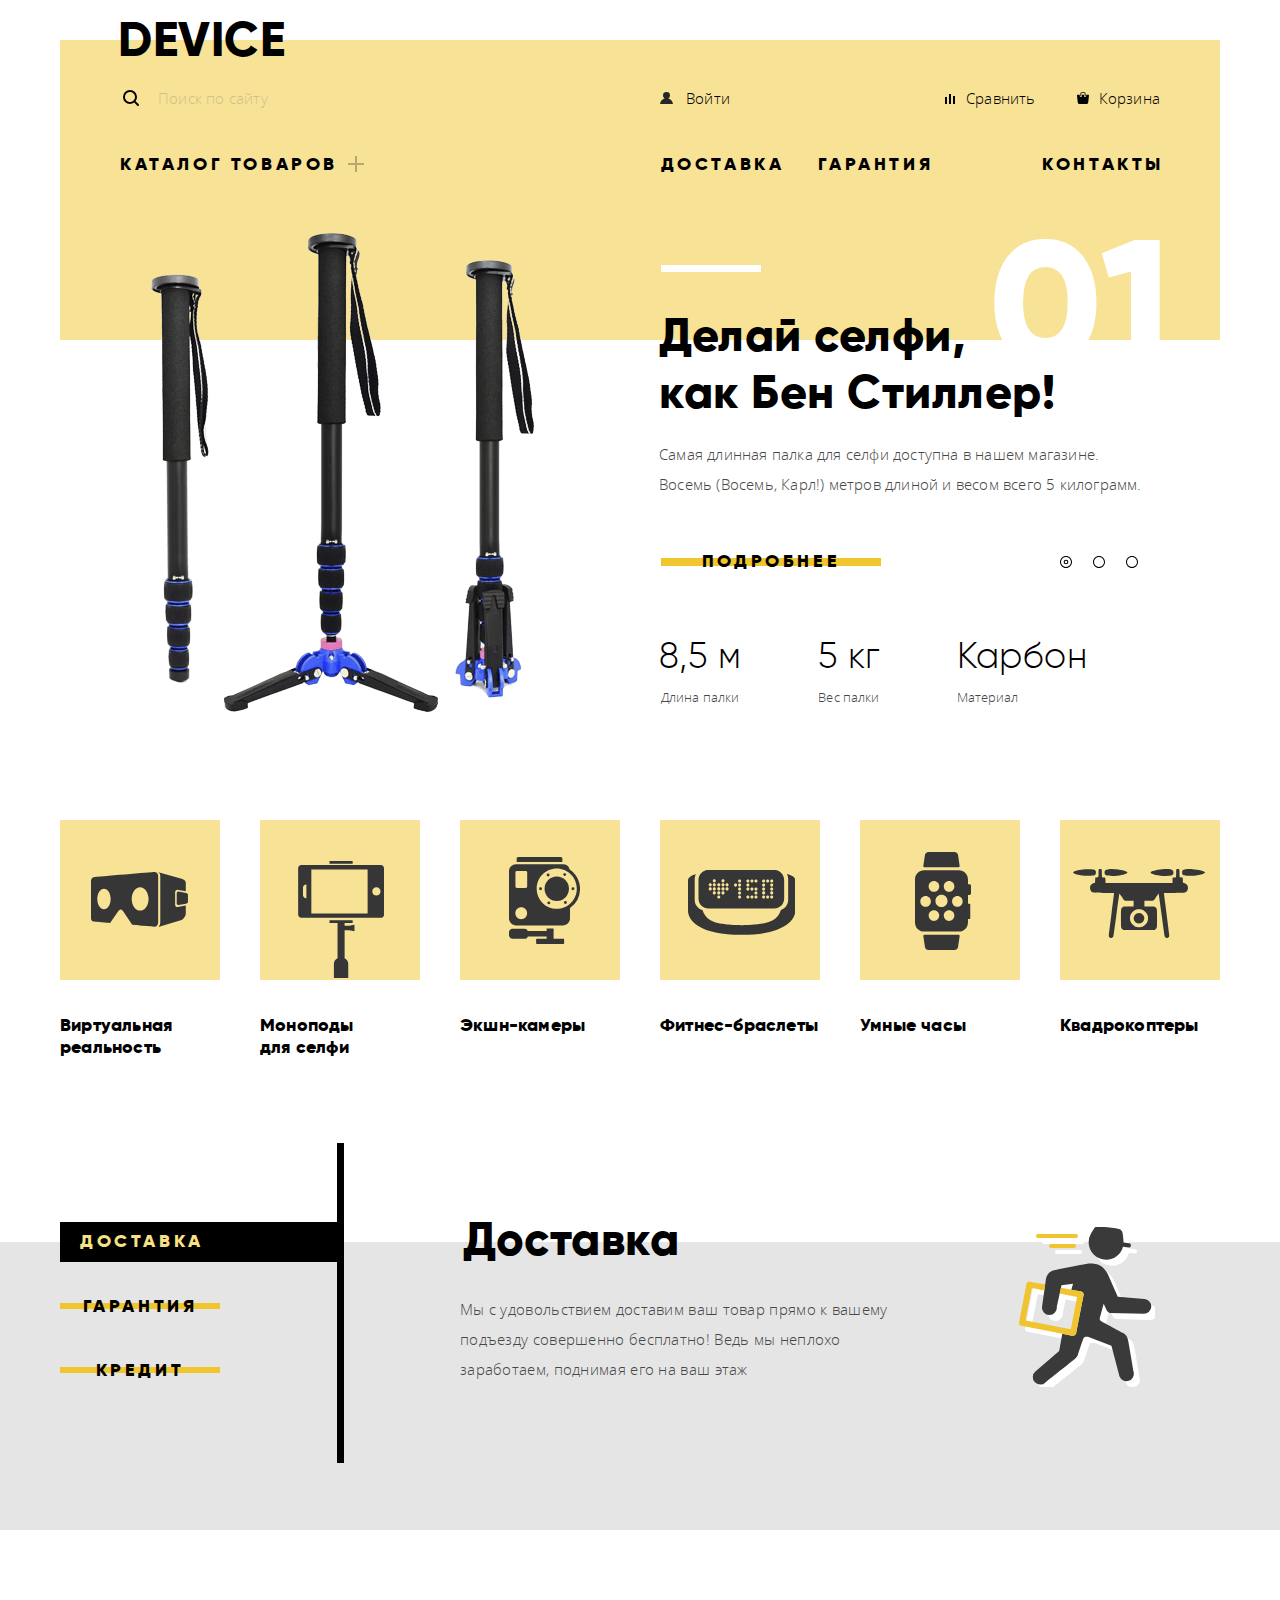
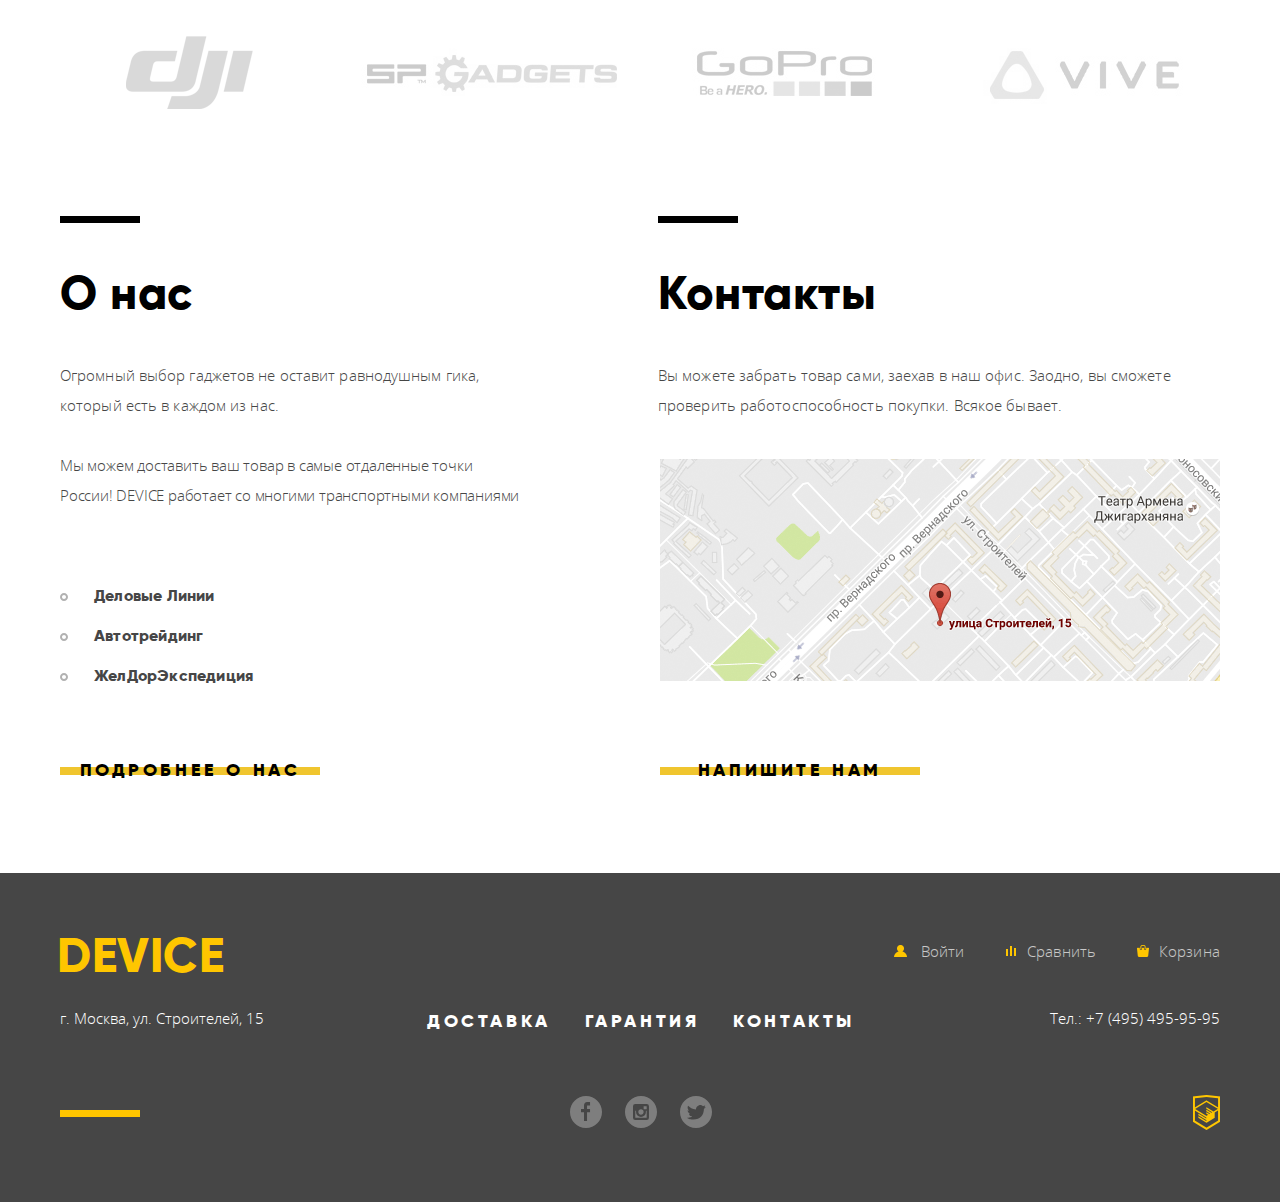
<file: index.html>
<!DOCTYPE html>
<html lang="ru">
<head>
	<meta charset="utf-8">
	<meta name="viewport" content="width=device-width,initial-scale=1">
	<link rel="stylesheet" href="css/normalize-min.css">
	<link rel="stylesheet" href="css/style-min.css">
	<title>HTML Academy: Девайс</title>
</head>
<body>
	<header class="main-header">
		<div class="container">
			<a class="header-logo logo">Device</a>
			<nav class="main-nav">
				<div class="header-user-panel">
					<form action="https://echo.htmlacademy.ru" method="get" class="site-search-form">
						<input type="text" name="site-search" class="site-search" placeholder="Поиск по сайту">
						<button type="submit" class="site-search-btn">Найти</button>
					</form>	
					<div class="login"><a href="#">Войти</a></div>
					<div class="header-compare"><a href="#">Сравнить</a></div>
					<div class="header-cart"><a href="#">Корзина</a></div>
				</div>
				<ul class="header-menu">
					<li class="header-menu-item menu-item dropdown"><a href="catalog.html">Каталог товаров</a>
						<ul class="submenu">
							<li class="submenu-item"><a href="#">Виртуальная реальность</a></li>
							<li class="submenu-item"><a href="#">Фитнес-браслеты</a></li>
							<li class="submenu-item"><a href="#">Квадрокоптеры</a></li>
							<li class="submenu-item"><a href="#">Моноподы для селфи</a></li>
							<li class="submenu-item"><a href="#">Умные часы</a></li>
							<li class="submenu-item"><a href="#">Экшн-камеры</a></li>
						</ul>
					</li>
					<li class="header-menu-item menu-item"><a href="#">Доставка</a></li>
					<li class="header-menu-item menu-item"><a href="#">Гарантия</a></li>
					<li class="header-menu-item menu-item"><a href="#">Контакты</a></li>
				</ul>
			</nav>
		</div>
	</header>
	<main>
		<div class="slider-wrapper container">

			<input type="radio" class="first-switcher" name="slider-item" id="first-switcher" checked>
			<input type="radio" class="second-switcher" name="slider-item" id="second-switcher">
			<input type="radio" class="third-switcher" name="slider-item" id="third-switcher">
			
			<section class="first-slider slider">
				<h2 class="visually-hidden">Селфи-палка</h2>
				<img src="img/slider-1.png" width="384" height="486" class="first-slider-img" alt="Палка для селфи">
				<div class="slider-info">
					<p class="slider-slogan">Делай селфи,<br>как Бен Стиллер!</p>
					<p class="slider-desc">Самая длинная палка для селфи доступна в нашем магазине.
					Восемь (Восемь, Карл!) метров длиной и весом всего 5 килограмм.</p>
					<a class="page-link" href="#">Подробнее</a>
					<ul class="device-characteristics">
						<li class="device-property">
							<span class="device-definition">8,5 м</span>
							<b>Длина палки</b>
						</li>
						<li class="device-property">
							<span class="device-definition">5 кг</span>
							<b>Вес палки</b>
						</li>
						<li class="device-property">
							<span class="device-definition">Карбон</span>
							<b>Материал</b>
						</li>
					</ul>
				</div>
			</section>
			<section class="second-slider slider">
				<h2 class="visually-hidden">Фитнес-браслет</h2>
				<img src="img/slider-2.png" width="345" height="485" class="second-slider-img" alt="Фитнес-браслет">
				<div class="slider-info">
					<p class="slider-slogan">Худеем<br>правильно!</p>
					<p class="slider-desc">Мотивирующие фитнес-браслеты помогут найти в себе силы 
					не пропускать занятия и соблюдать диету.</p>
					<a class="page-link" href="#">Подробнее</a>
					<ul class="device-characteristics">
						<li class="device-property">
							<span class="device-definition">48 часов</span>
							<b>Без подзарядки</b>
						</li>
					</ul>
				</div>
			</section>
			<section class="third-slider slider">
				<h2 class="visually-hidden">Квадрокоптер</h2>
				<img src="img/slider-3.png" width="526" height="334" class="third-slider-img" alt="Квадрокоптер">
				<div class="slider-info">
					<p class="slider-slogan">Порхает как бабочка, жалит как пчела!</p>
					<p class="slider-desc">Этот обычный, на первый взгляд, квадрокоптер оснащен 
					мощным лазером, замаскированным под стандартную камеру.</p>
					<a class="page-link" href="#">Подробнее</a>
					<ul class="device-characteristics">
						<li class="device-property">
							<span class="device-definition">800 м</span>
							<b>Дальность полёта</b>
						</li>
						<li class="device-property">
							<span class="device-definition">50 м</span>
							<b>Радиус поражения</b>
						</li>
					</ul>
				</div>
			</section>
			<div class="slider-switch">
				<label for="first-switcher" class="slider-switcher"></label>
				<label for="second-switcher" class="slider-switcher"></label>
				<label for="third-switcher" class="slider-switcher"></label>
			</div>
		</div>
		<section class="goods">
			<div class="container">
				<h2 class="visually-hidden">Товары</h2>
				<ul class="goods-list">
					<li class="goods-item">
						<a href="#" class="goods-item-link">
							<div class="goods-image"></div>
							<h3 class="goods-title">Виртуальная реальность</h3>
						</a>
					</li>
					<li class="goods-item">
						<a href="#" class="goods-item-link">
							<div class="goods-image"></div>
							<h3 class="goods-title">Моноподы<br>для селфи</h3>
						</a>
					</li>
					<li class="goods-item">
						<a href="#" class="goods-item-link">
							<div class="goods-image"></div>
							<h3 class="goods-title">Экшн-камеры</h3>
						</a>
					</li>
					<li class="goods-item">
						<a href="#" class="goods-item-link">
							<div class="goods-image"></div>
							<h3 class="goods-title">Фитнес-браслеты</h3>
						</a>
					</li>
					<li class="goods-item">
						<a href="#" class="goods-item-link">
							<div class="goods-image"></div>
							<h3 class="goods-title">Умные часы</h3>
						</a>
					</li>
					<li class="goods-item">
						<a href="#" class="goods-item-link">
							<div class="goods-image"></div>
							<h3 class="goods-title">Квадрокоптеры</h3>
						</a>
					</li>
				</ul>
			</div>
		</section>
		<section class="features">
			<div class="container">
				<input type="radio" class="first-feature" name="feature-item" id="first-feature" checked>
				<input type="radio" class="second-feature" name="feature-item" id="second-feature">
				<input type="radio" class="third-feature" name="feature-item" id="third-feature">
				<ul class="features-list">
					<li class="features-item">
						<label for="first-feature" class="first-feature features-btn features-btn-1 features-btn-active">Доставка</label>
					</li>
					<li class="features-item">
						<label for="second-feature" class="second-feature features-btn">Гарантия</label>
					</li>
					<li class="features-item">
						<label for="third-feature" class="third-feature features-btn">Кредит</label>
					</li>
				</ul>
				<div class="features-delivery">
					<h2 class="section-title">Доставка</h2>
					<p class="section-text">
						Мы с удовольствием доставим ваш товар прямо к вашему подъезду совершенно бесплатно! Ведь мы неплохо заработаем, поднимая его на ваш этаж
					</p>
				</div>
				<div class="features-warranty">
					<h2 class="section-title">Гарантия</h2>
					<p class="section-text">
						Если из-за возгорания купленного у нас товара у вас сгорит дом — не переживайте, мы выдадим вам новый.<br>Товар, не дом, конечно же.
					</p>
				</div>
				<div class="features-credit">
					<h2 class="section-title">Кредит</h2>
					<p class="section-text">
						Залезть в долговую яму стало проще! Кредитные<br>консультанты подберут для вас наиболее выгодные<br>условия кредита. Выгодные для нашего банка, разумеется.
					</p>
				</div>
			</div>
		</section>

		<section class="manufacturers">
			<h2 class="visually-hidden">Производители оборудования для компании "Девайс"</h2>
			<div class="container">
				<ul class="manufacturers-list">
					<li class="manufacturer">
						<a href="#">
							<img class="manufacturer-image" width="260" height="100" src="img/manufacturer-1.png" alt="dji">
							<img class="manufacturer-image-colorless" width="260" height="100" src="img/manufacturer-1-colorless.png" alt="dji">
						</a>
					</li>
					<li class="manufacturer">
						<a href="#">
							<img class="manufacturer-image" width="260" height="100" src="img/manufacturer-2.png" alt="SP-gadgets">
							<img class="manufacturer-image-colorless" width="260" height="100" src="img/manufacturer-2-colorless.png" alt="SP-gadgets">
						</a>
					</li>
					<li class="manufacturer">
						<a href="#">
							<img class="manufacturer-image" width="260" height="100" src="img/manufacturer-3.png" alt="GoPro">
							<img class="manufacturer-image-colorless" width="260" height="100" src="img/manufacturer-3-colorless.png" alt="GoPro">
						</a>
					</li>
					<li class="manufacturer">
						<a href="#">
							<img class="manufacturer-image" width="260" height="100" src="img/manufacturer-4.png" alt="Vive">
							<img class="manufacturer-image-colorless" width="260" height="100" src="img/manufacturer-4-colorless.png" alt="Vive">
						</a>
					</li>
				</ul>
			</div>
		</section>
		<div class="container about-and-contacts">
			<section class="about">
				<h2 class="section-title">О нас</h2>
				<p class="section-text">
					Огромный выбор гаджетов не оставит равнодушным гика,<br>который есть в каждом из нас.
				</p>
				<p class="section-text">Мы можем доставить ваш товар в самые отдаленные точки<br>России! DEVICE работает со многими транспортными компаниями</p>
				<ul class="partners">
					<li class="partner-item">Деловые Линии</li>
					<li class="partner-item">Автотрейдинг</li>
					<li class="partner-item">ЖелДорЭкспедиция</li>
				</ul>
				<a class="page-link" href="#">Подробнее о нас</a>	
			</section>
			<section class="contacts">
				<h2 class="section-title">Контакты</h2>
				<p class="section-text">
					Вы можете забрать товар сами, заехав в наш офис. Заодно, вы сможете проверить работоспособность покупки. Всякое бывает.
				</p>
				<a class="map" href="#"><img src="img/map.png" width="560" height="222" alt="Как до нас добраться"></a>
				<button type="button" class="page-link write-us-btn">Напишите нам</button>
			</section>
		</div>
	</main>
	<footer class="main-footer">
		<div class="container">
			<div class="footer-logo-and-adress">
				<div class="footer-logo-wrapper"><a href="#" class="footer-logo logo">Device</a></div>
				<address class="footer-address">г. Москва, ул. Строителей, 15</address>
			</div>
			<div class="footer-menu-and-social">
				<ul class="footer-menu">
					<li class="footer-menu-item menu-item"><a href="#">Доставка</a></li>
					<li class="footer-menu-item menu-item"><a href="#">Гарантия</a></li>
					<li class="footer-menu-item menu-item"><a href="#">Контакты</a></li>
				</ul>
				<ul class="footer-social">
					<li>
						<a class="btn fb" href="https://facebook.com" target="_blank">
							<img src="img/fb.svg" class="footer-social-img" width="32" height="32" alt="Ссылка на страницу Фейсбук">
							<span class="visually-hidden">Ссылка на страницу Фейсбук</span>
						</a>
					</li>
					<li>
						<a class="btn inst" href="https://instagram.com" target="_blank">
							<img src="img/instagram.svg" class="footer-social-img" width="32" height="32" alt="Ссылка на страницу Инстаграм">
							<span class="visually-hidden">Ссылка на страницу Инстаграм</span>
						</a>
					</li>
					<li>
						<a class="btn tw" href="https://twitter.com" target="_blank">
							<img src="img/twitter.svg" class="footer-social-img" width="32" height="32" alt="Ссылка на страницу Твиттер">
							<span class="visually-hidden">Ссылка на страницу Твиттер</span>
						</a>
					</li>
				</ul>
			</div>
			<div class="footer-right-block">
				<div class="footer-user-interface">
					<div class="footer-login">
						<a href="#">Войти</a>
					</div>
					<div class="footer-compare">
						<a href="#">Сравнить</a>
					</div>
					<div class="footer-cart">
						<a href="#">Корзина</a>
					</div>
				</div>
				<p class="footer-phone"><a href="tel:+74954959595">Тел.: +7 (495) 495-95-95</a></p>
				<p class="footer-copyright">
					<a href="https://htmlacademy.ru/intensive/htmlcss" target="_blank">
						<img src="img/logo-html-academy.png" class="footer-copyright-img" width="27" height="35" alt="Ссылка на сайт HTML Academy">
						<span class="visually-hidden">Ссылка на сайт HTML Academy</span>
					</a>
				</p>
			</div>
		</div>
	</footer>
	<div class="feedback-wrapper">
		<section class="feedback">
			<h2 class="visually-hidden">Форма обратной связи</h2>
			<form action="https://echo.htmlacademy.ru" method="post" class="feedback-popup-form">
				<div class="name-and-email">
					<div class="name">
						<label for="name">Ваше имя:</label>
						<input type="text" name="name" id="name" placeholder="Представьтесь, пожалуйста">
					</div>
					<div class="email">
						<label for="email">Ваш e-mail:</label>
						<input type="email" name="email" id="email" placeholder="Для отправки ответа">
					</div>
				</div>
				<div class="form-text">
					<label for="feedback-text">Текст письма:</label>
					<textarea name="feedback-text" id="feedback-text" placeholder="В свободной форме"></textarea>
				</div>
				<button type="submit" class="btn-send page-link">Отправить</button>
			</form>
			<button type="button" class="btn-close feedback-popup-form-close"><span class="visually-hidden">Закрыть форму</span></button>
		</section>
	</div>
	<section class="map-popup">
		<h2 class="visually-hidden">Расположение офиса компании "Девайс"</h2>
		<iframe src="https://www.google.com/maps/embed?pb=!1m18!1m12!1m3!1d4498.191842734756!2d37.528295143290975!3d55.68732006938961!2m3!1f0!2f0!3f0!3m2!1i1024!2i768!4f13.1!3m3!1m2!1s0x46b54cf65f5c8955%3A0x694710ccd55501e!2z0YPQuy4g0KHRgtGA0L7QuNGC0LXQu9C10LksIDE1LCDQnNC-0YHQutCy0LAsIDExOTMxMQ!5e0!3m2!1sru!2sru!4v1512237432152" width="960" height="559" style="border:0" allowfullscreen></iframe>
		<button class="btn-close map-popup-close"><span class="visually-hidden">Закрыть карту</span></button>
	</section>
	<script src="js/main-min.js"></script>	
</body>
</html>
</file>
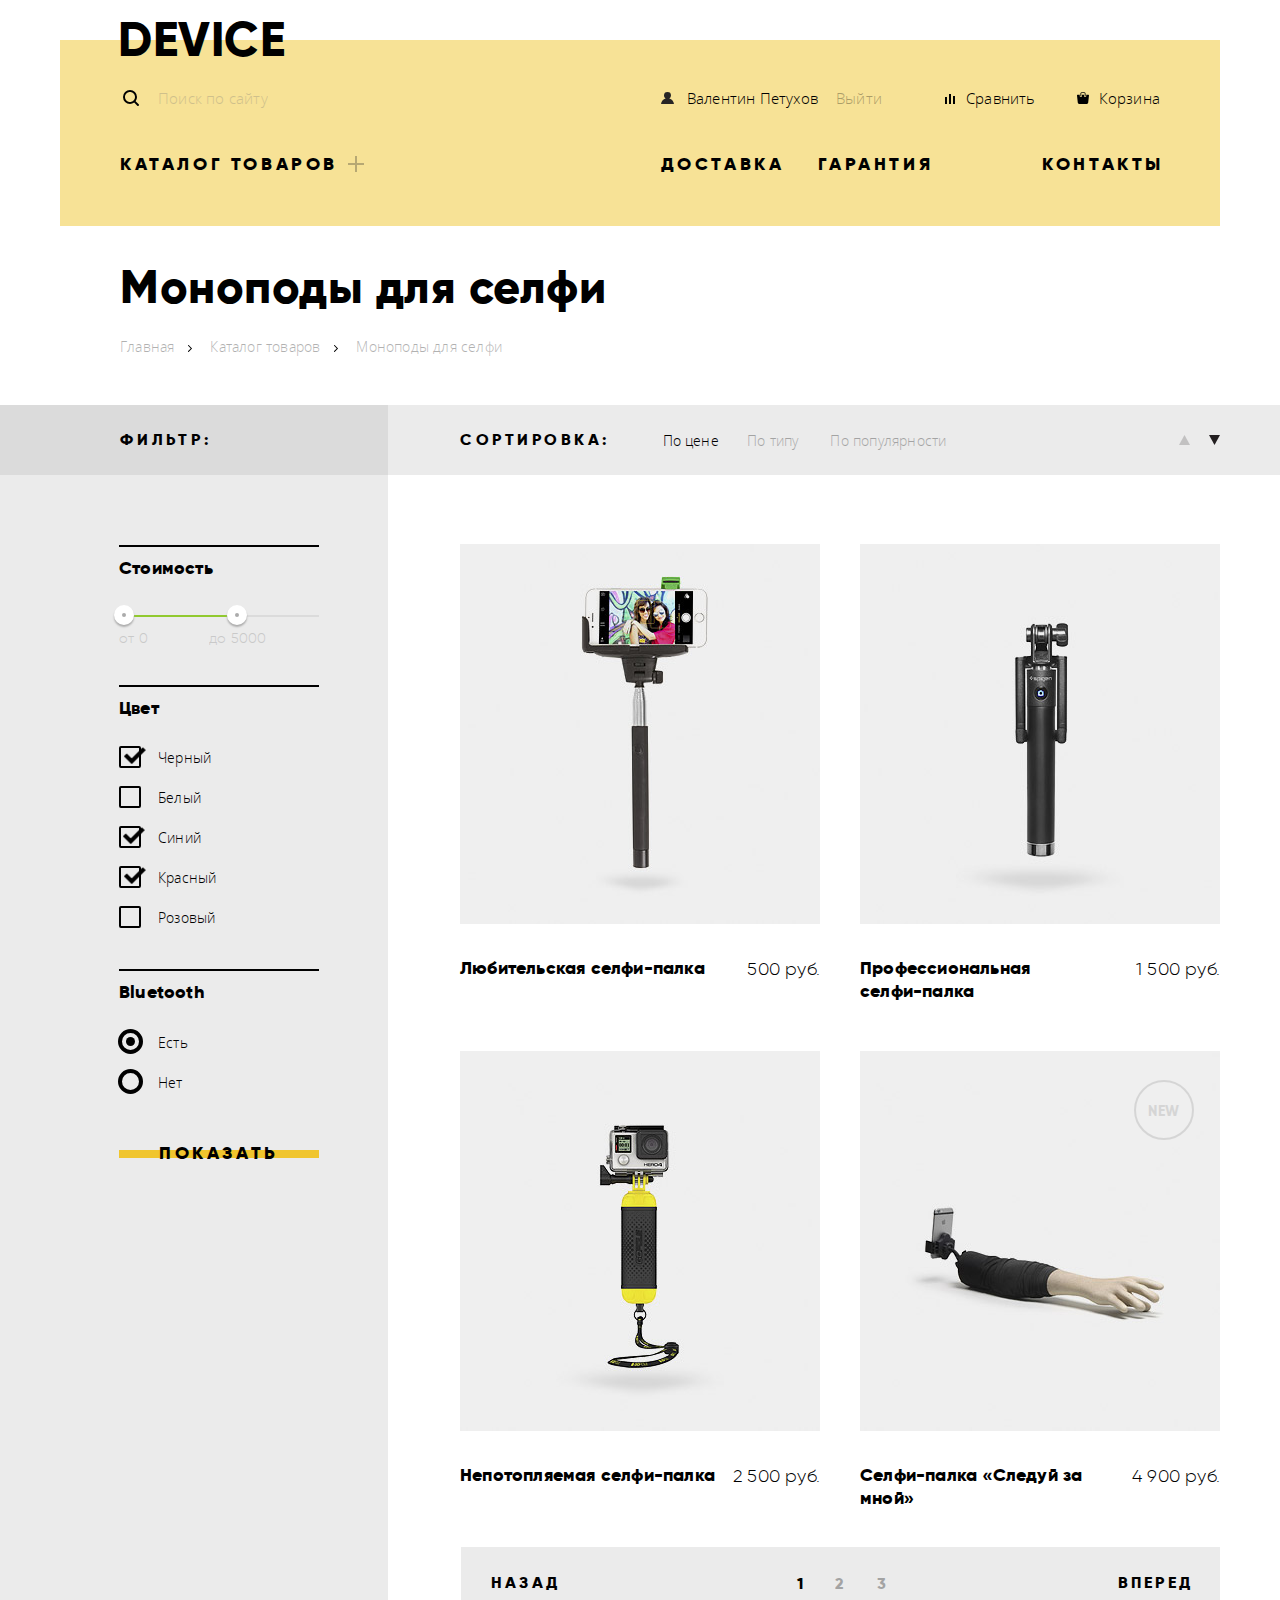
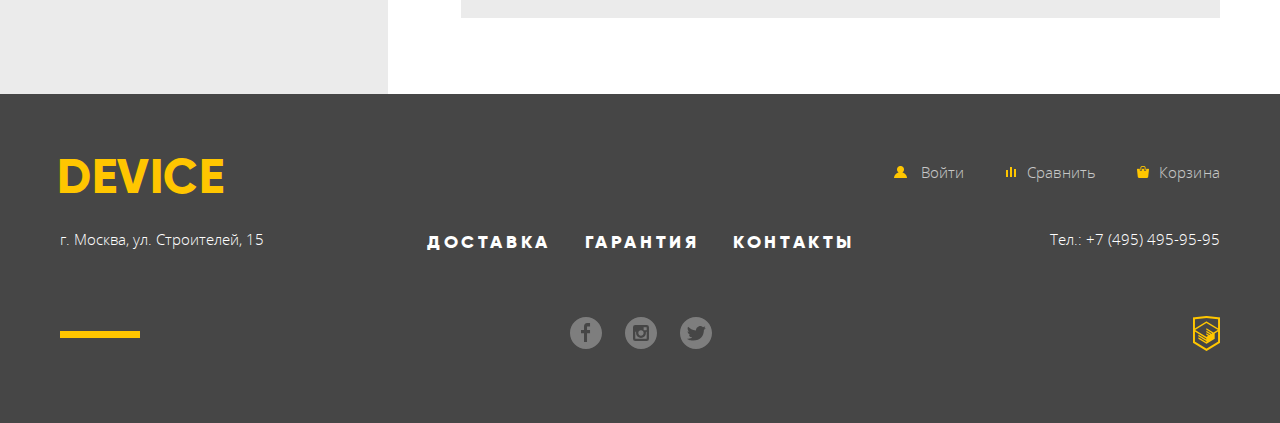
<file: catalog.html>
<!DOCTYPE html>
<html lang="ru">
<head>
	<meta charset="utf-8">
	<meta name="viewport" content="width=device-width,initial-scale=1">
	<link rel="stylesheet" href="css/normalize-min.css">
	<link rel="stylesheet" href="css/style-min.css">
	<title>HTML Academy: Девайс</title>
</head>
<body>
	<div class="container">
		<header class="main-header main-header_inner">
			<div class="container">
				<a href="index.html" class="header-logo logo">Device</a>
				<nav class="main-nav">
					<div class="header-user-panel">
						<form action="https://echo.htmlacademy.ru" method="get" class="site-search-form">
							<input type="text" name="site-search" class="site-search" placeholder="Поиск по сайту">
							<button type="submit" class="site-search-btn">Найти</button>
						</form>	
						<div class="header-user-name"><a href="#">Валентин Петухов</a></div>
						<div class="header-logout"><a href="#">Выйти</a></div>
						<div class="header-compare"><a href="#">Сравнить</a></div>
						<div class="header-cart"><a href="#">Корзина</a></div>
					</div>
					<ul class="header-menu">
						<li class="header-menu-item menu-item dropdown"><a href="#">Каталог товаров</a>
							<div class="submenu-wrapper">
								<ul class="submenu">
									<li class="submenu-item"><a href="#">Виртуальная реальность</a></li>
									<li class="submenu-item"><a href="#">Моноподы для селфи</a></li>
									<li class="submenu-item"><a href="#">Экшн-камеры</a></li>
									<li class="submenu-item"><a href="#">Фитнес-браслеты</a></li>
									<li class="submenu-item"><a href="#">Умные часы</a></li>
									<li class="submenu-item"><a href="#">Квадрокоптеры</a></li>
								</ul>
							</div>
						</li>
						<li class="header-menu-item menu-item"><a href="#">Доставка</a></li>
						<li class="header-menu-item menu-item"><a href="#">Гарантия</a></li>
						<li class="header-menu-item menu-item"><a href="#">Контакты</a></li>
					</ul>
				</nav>
			</div>
		</header>
	</div>
	<main class="catalog">
		<div class="container">
			<h1 class="category-title">Моноподы для селфи</h1>
			<ul class="breadcrumbs">
				<li class="breadcrumbs-item"><a href="index.html">Главная</a></li>
				<li class="breadcrumbs-item"><a href="#">Каталог товаров</a></li>
				<li class="breadcrumbs-item current"><a>Моноподы для селфи</a></li>
			</ul>
		</div>
		<header class="filter-panel">
			<div class="container">
				<h2 class="filters-title">Фильтр:</h2>
				<div class="sort">
					<span class="sort-title">Сортировка:</span>
					<ul class="sort-list">
						<li><a class="sort-link-active" href="#">По цене</a></li>
						<li><a href="#">По типу</a></li>
						<li><a href="#">По популярности</a></li>
					</ul>
					<div class="sort-switch">
						<a href="#" class="switch-up"><span class="visually-hidden">Наверх</span></a>
						<a href="#" class="switch-down"><span class="visually-hidden">Вниз</span></a>
					</div>
				</div>
			</div>
		</header>
		<section class="goods-catalog">
			<div class="container">
				<aside class="filters">
					<form class="filter-form" action="https://echo.htmlacademy.ru" method="get">
						<fieldset class="filter-price">
							<legend class="filter-type-name">Стоимость</legend>
							<div class="price-range">
								<span class="price-roller price-roller_left"></span>
								<span class="price-roller price-roller_right"></span>
								<span class="lowest-price">от 0</span>
								<span class="highest-price">до 5000</span>
							</div>
						</fieldset>
						<fieldset class="filter-color">
							<legend class="filter-type-name filter-type-name_color">Цвет</legend>
							<p class="filter-item">
								<input type="checkbox" name="color" value="black" id="filter-black" class="visually-hidden" checked>
								<label for="filter-black">Черный</label>
							</p>
							<p class="filter-item">
								<input type="checkbox" name="color" value="white" id="filter-white" class="visually-hidden">
								<label for="filter-white">Белый</label>
							</p>
							<p class="filter-item">
								<input type="checkbox" name="color" value="blue" id="filter-blue" class="visually-hidden" checked>
								<label for="filter-blue">Синий</label>
							</p>
							<p class="filter-item">
								<input type="checkbox" name="color" value="red" id="filter-red" class="visually-hidden" checked>
								<label for="filter-red">Красный</label>
							</p>
							<p class="filter-item">
								<input type="checkbox" name="color" value="pink" id="filter-pink" class="visually-hidden">
								<label for="filter-pink">Розовый</label>
							</p>
						</fieldset>
						<fieldset class="filter-bluetooth">
							<legend class="filter-type-name filter-type-name_bluetooth">Bluetooth</legend>
							<p class="filter-item">
								<input type="radio" name="bluetooth" value="bluetooth-available" id="bluetooth-available" class="visually-hidden" checked> 
								<label for="bluetooth-available">Есть</label>
							</p>
							<p class="filter-item">
								<input type="radio" name="bluetooth" value="bluetooth-not-available" id="bluetooth-not-available" class="visually-hidden">
								<label for="bluetooth-not-available">Нет</label>
							</p>
						</fieldset>
						<button type="submit" class="show-item-btn page-link">Показать</button>
					</form>
				</aside>
				<section class="products">
					<h2 class="visually-hidden">Каталог товаров раздела "Моноподы для селфи"</h2>
					<ul class="catalog-list">
						<li class="catalog-item">
							<article class="product-card">
								<img src="img/item-1.jpg" width="360" height="380" class="product-image" alt="Любительская селфи-палка">
								<div class="catalog-info">
									<h3 class="product-card-title">
										<a href="#">Любительская селфи-палка</a>
									</h3>
									<span class="product-card-price">500 руб.</span>
								</div>
								<div class="product-inner-panel">
									<a href="#" class="product-card-basket page-link">В корзину</a>
									<button class="product-card-compare">Добавить к сравнению</button>
								</div>		
							</article>
						</li>
						<li class="catalog-item">
							<article class="product-card">
								<img src="img/item-2.jpg" width="360" height="380" class="product-image" alt="Профессиональная селфи-палка">
								<div class="catalog-info">
									<h3 class="product-card-title">
										<a href="#">Профессиональная<br>селфи-палка</a>
									</h3>
									<span class="product-card-price">1 500 руб.</span>
								</div>
								<div class="product-inner-panel">
									<a href="#" class="product-card-basket page-link">В корзину</a>
									<button class="product-card-compare">Добавить к сравнению</button>
								</div>	
							</article>
						</li>
						<li class="catalog-item">
							<article class="product-card">
								<img src="img/item-3.jpg" width="360" height="380" class="product-image" alt="Непотопляемая селфи-палка">
								<div class="catalog-info">
									<h3 class="product-card-title">
										<a href="#">Непотопляемая селфи-палка</a>
									</h3>
									<span class="product-card-price">2 500 руб.</span>
								</div>
								<div class="product-inner-panel">
									<a href="#" class="product-card-basket page-link">В корзину</a>
									<button class="product-card-compare">Добавить к сравнению</button>
								</div>	
							</article>	
						</li>
						<li class="catalog-item">
							<article class="product-card new">
								<img src="img/item-4.jpg" width="360" height="380" class="product-image" alt="Селфи-палка &laquo;Следуй за мной&raquo;">
								<div class="catalog-info">
									<h3 class="product-card-title">
										<a href="#">Селфи-палка &laquo;Следуй за мной&raquo;</a>
									</h3>
									<span class="product-card-price">4 900 руб.</span>
								</div>
								<div class="product-inner-panel">
									<a href="#" class="product-card-basket page-link">В корзину</a>
									<button class="product-card-compare">Добавить к сравнению</button>
								</div>	
							</article>	
						</li>
					</ul>
					<ul class="pagination-list">
						<li class="pagination-item back"><a>Назад</a></li>
						<li class="pagination-item pages">
							<ul class="page-list">
								<li class="page-list-item current"><a href="#">1</a></li>
								<li class="page-list-item"><a href="#">2</a></li>
								<li class="page-list-item"><a href="#">3</a></li>
							</ul>
						</li>
						<li class="pagination-item forward"><a href="#">Вперед</a></li>
					</ul>
				</section>
			</div>
		</section>
	</main>
	<footer class="main-footer">
		<div class="container">
			<div class="footer-logo-and-adress">
				<div class="footer-logo-wrapper"><a href="#" class="footer-logo logo">Device</a></div>
				<address class="footer-address">г. Москва, ул. Строителей, 15</address>
			</div>
			<div class="footer-menu-and-social">
				<ul class="footer-menu">
					<li class="footer-menu-item menu-item"><a href="#">Доставка</a></li>
					<li class="footer-menu-item menu-item"><a href="#">Гарантия</a></li>
					<li class="footer-menu-item menu-item"><a href="#">Контакты</a></li>
				</ul>
				<ul class="footer-social">
					<li>
						<a class="btn fb" href="https://facebook.com" target="_blank">
							<img src="img/fb.svg" class="footer-social-img" width="32" height="32" alt="Ссылка на страницу Фейсбук">
							<span class="visually-hidden">Ссылка на страницу Фейсбук</span>
						</a>
					</li>
					<li>
						<a class="btn inst" href="https://instagram.com" target="_blank">
							<img src="img/instagram.svg" class="footer-social-img" width="32" height="32" alt="Ссылка на страницу Инстаграм">
							<span class="visually-hidden">Ссылка на страницу Инстаграм</span>
						</a>
					</li>
					<li>
						<a class="btn tw" href="https://twitter.com" target="_blank">
							<img src="img/twitter.svg" class="footer-social-img" width="32" height="32" alt="Ссылка на страницу Твиттер">
							<span class="visually-hidden">Ссылка на страницу Твиттер</span>
						</a>
					</li>
				</ul>
			</div>
			<div class="footer-right-block">
				<div class="footer-user-interface">
					<div class="footer-login">
						<a href="#">Войти</a>
					</div>
					<div class="footer-compare">
						<a href="#">Сравнить</a>
					</div>
					<div class="footer-cart">
						<a href="#">Корзина</a>
					</div>
				</div>
				<p class="footer-phone"><a href="tel:+74954959595">Тел.: +7 (495) 495-95-95</a></p>
				<p class="footer-copyright">
					<a href="https://htmlacademy.ru/intensive/htmlcss" target="_blank">
						<img src="img/logo-html-academy.png" class="footer-copyright-img" width="27" height="35" alt="Ссылка на сайт HTML Academy">
						<span class="visually-hidden">Ссылка на сайт HTML Academy</span>
					</a>
				</p>
			</div>
		</div>
	</footer>
</body>
</html>
</file>
<file: css/style-min.css>
@-webkit-keyframes bounce{0%{-webkit-transform:translateY(-2000px);transform:translateY(-2000px)}70%{-webkit-transform:translateY(30px);transform:translateY(30px)}90%{-webkit-transform:translateY(-10px);transform:translateY(-10px)}to{-webkit-transform:translateY(0);transform:translateY(0)}}@keyframes bounce{0%{-webkit-transform:translateY(-2000px);transform:translateY(-2000px)}70%{-webkit-transform:translateY(30px);transform:translateY(30px)}90%{-webkit-transform:translateY(-10px);transform:translateY(-10px)}to{-webkit-transform:translateY(0);transform:translateY(0)}}@-webkit-keyframes shake{0%,to{-webkit-transform:translateX(0);transform:translateX(0)}10%,30%,50%,70%,90%{-webkit-transform:translateX(-10px);transform:translateX(-10px)}20%,40%,60%,80%{-webkit-transform:translateX(10px);transform:translateX(10px)}}@keyframes shake{0%,to{-webkit-transform:translateX(0);transform:translateX(0)}10%,30%,50%,70%,90%{-webkit-transform:translateX(-10px);transform:translateX(-10px)}20%,40%,60%,80%{-webkit-transform:translateX(10px);transform:translateX(10px)}}@font-face{font-family:"Gilroy";src:url(../fonts/gilroyextrabold.woff2) format("woff2"),url(../fonts/gilroyextrabold.woff) format("woff");font-weight:800;font-style:normal}@font-face{font-family:"Gilroy";src:url(../fonts/gilroylight.woff2) format("woff2"),url(../fonts/gilroylight.woff) format("woff");font-weight:300;font-style:normal}@font-face{font-family:"Open Sans";src:url(../fonts/opensans.woff2) format("woff2"),url(../fonts/opensans.woff) format("woff");font-weight:400;font-style:normal}@font-face{font-family:"Open Sans";src:url(../fonts/opensanslight.woff2) format("woff2"),url(../fonts/opensanslight.woff) format("woff");font-weight:300;font-style:normal}html{-webkit-box-sizing:border-box;box-sizing:border-box}*,::after,::before{-webkit-box-sizing:inherit;box-sizing:inherit}body{min-width:1200px;margin:0;padding:0;background:#fff;font-family:"Open Sans","Arial",sans-serif;font-size:15px;font-weight:300;line-height:30px;letter-spacing:.2px;color:#464646}a{text-decoration:none}.container{width:1160px;margin:0 auto}.visually-hidden{position:absolute;overflow:hidden;clip:rect(0 0 0 0);height:1px;width:1px;margin:-1px;padding:0;border:0}.main-header .container{background-color:#f7e296;padding:0 60px 50px}.main-header_inner .container{padding-bottom:47px}.main-header{margin-top:40px}.logo{font-family:"Gilroy","Arial",sans-serif;font-size:48px;font-weight:800;letter-spacing:.5px;text-transform:uppercase}.header-logo{position:relative;top:-5px;right:2px;line-height:1px;color:#000}.header-logo:hover{opacity:.6}.header-logo:active{opacity:.3}.main-nav{padding-top:9px}.header-user-panel{display:-webkit-box;display:-ms-flexbox;display:flex;-webkit-box-align:center;-ms-flex-align:center;align-items:center;margin-bottom:32px}.site-search{display:block;min-height:30px;width:334px;padding-left:38px;font-family:"Open Sans","Arial",sans-serif;font-size:15px;font-weight:300;line-height:36px;letter-spacing:.2px;color:#000;opacity:.3;background:0 0;border:0}.site-search-form::before{content:"";position:absolute;top:30%;left:3px;width:20px;height:20px;background:url(../img/search.svg) no-repeat}.header-user-panel a:hover,.site-search:hover{opacity:.6}.site-search:focus{opacity:1;outline:0}.site-search-form{position:relative;width:440px;margin-right:auto}.site-search-btn{display:none;position:absolute;top:-9px;right:7px;width:85px;padding:6px 0;font-family:"Open Sans","Arial",sans-serif;font-size:15px;font-weight:300;line-height:36px;letter-spacing:.2px;color:#000;background:0 0;border:2px solid #000;cursor:pointer}.site-search-btn:active,.site-search:focus+.site-search-btn{display:block}.site-search-btn:hover{background:#000;color:#fff}.site-search-btn:active{background:#000;color:#6a6a6a;outline:0}.site-search-btn::before{content:"";position:absolute;bottom:-2px;right:100%;width:355px;height:2px;background:#000}.user-panel a{font-family:"Open Sans","Arial",sans-serif;font-size:15px;font-weight:300;line-height:36px;letter-spacing:.2px}.login{margin-right:214px}.header-user-name a::before,.login a::before{content:"";display:inline-block;vertical-align:baseline;width:13px;height:12px;margin-right:13px;background:url(../img/user.svg) 50% 50% no-repeat}.header-user-panel a{color:#000}.header-logout a,.header-user-panel a:active{opacity:.3}.header-user-panel .header-user-name{margin-right:18px}.header-compare{margin-right:41px}.header-cart a::before,.header-compare a::before{content:"";display:inline-block;vertical-align:baseline;width:13px;height:12px;margin-right:9px}.header-compare a::before{background:url(../img/compare.svg) 50% 90% no-repeat}.header-cart a::before{background:url(../img/cart.svg) 50% 50% no-repeat}.header-logout{margin-right:62px}.header-menu{display:-webkit-box;display:-ms-flexbox;display:flex;margin:0;padding:0;list-style:none}.menu-item{font-family:"Gilroy","Arial",sans-serif;font-size:18px;font-weight:800;letter-spacing:3.6px;text-transform:uppercase}.header-menu>li:first-child{position:relative;display:-webkit-box;display:-ms-flexbox;display:flex;margin-right:auto}.dropdown::after{content:"";-webkit-transform:translateY(7px);-ms-transform:translateY(7px);transform:translateY(7px);margin-left:10px;width:16px;height:16px;background:url(../img/plus.svg) 50% 50% no-repeat;opacity:.3;cursor:pointer}.header-menu>li:nth-child(2){margin-right:34px}.header-menu>li:nth-child(3){margin-right:105px}.header-menu>li:nth-child(4){-webkit-transform:translateX(4px);-ms-transform:translateX(4px);transform:translateX(4px)}.header-menu>li>a{display:block}.header-menu-item>a:hover,.submenu-item a:hover{opacity:.6}.goods-item:active .goods-image::before,.header-menu-item>a:active,.submenu-item a:active{opacity:.3}.header-menu-item a{color:#000}.dropdown:hover .submenu{display:-webkit-box;display:-ms-flexbox;display:flex;-ms-flex-wrap:wrap;flex-wrap:wrap;position:absolute;top:90%;left:-24%;background:#f7e296;z-index:11}.submenu{display:none;margin:0;padding:20px 400px 35px 56px;width:1159px;list-style:none}.submenu-item{width:200px;margin-right:40px;font-family:"Open Sans","Arial",sans-serif;font-size:15px;font-weight:300;letter-spacing:.2px;line-height:36px}.submenu .submenu-item{text-transform:none}.submenu-item:nth-child(2){width:auto;margin-right:75px}.submenu-item:nth-child(3){margin-right:0}.submenu-item:nth-child(5){margin-right:100px}.slider-wrapper{position:relative;margin-bottom:105px}.slider{display:-webkit-box;display:-ms-flexbox;display:flex;background:-webkit-linear-gradient(top,#f7e296 111px,#fff 111px);background:-o-linear-gradient(top,#f7e296 111px,#fff 111px);background:linear-gradient(to bottom,#f7e296 111px,#fff 111px);min-height:486px}.slider::after{content:"";position:absolute;top:7.5%;right:39.6%;width:100px;height:7px;background:#fff}.first-slider{position:relative;padding-left:90px}.second-slider,.third-slider{position:relative;padding-left:116px}.third-slider{padding-left:34px;z-index:10}.slider-wrapper section[class*=-slider]::before{position:absolute;font-size:179.2px;font-family:"Gilroy","Arial",sans-serif;font-weight:800;line-height:1;letter-spacing:1.8px;text-align:right;color:#fff}.first-slider::before{content:"01";top:-3%;right:4%}.second-slider::before{content:"02";top:-3%;right:4%}.third-slider::before{content:"03";top:-3%;right:4%}.first-slider-img{margin-right:125px}.second-slider-img{margin-right:138px}.third-slider-img{margin-right:39px}.slider-slogan{margin:0 0 18px}.category-title{margin:0 0 13px}.category-title,.page-link,.slider-slogan{font-family:"Gilroy","Arial",sans-serif;font-size:47px;line-height:57px;font-weight:800;letter-spacing:.5px;color:#000}.page-link{padding:10px 0;font-size:18px;letter-spacing:3.6px;line-height:1.2;text-align:center;text-transform:uppercase;background:-webkit-gradient(linear,left top,left bottom,color-stop(40%,#fff),color-stop(40%,#f0c52e),color-stop(60%,#f0c52e),color-stop(60%,#fff));background:-webkit-linear-gradient(top,#fff 40%,#f0c52e 40%,#f0c52e 60%,#fff 60%);background:-o-linear-gradient(top,#fff 40%,#f0c52e 40%,#f0c52e 60%,#fff 60%);background:linear-gradient(to bottom,#fff 40%,#f0c52e 40%,#f0c52e 60%,#fff 60%);border:0}.page-link:hover{background:#f0c52e}.page-link:active{color:#a88a20}.slider-info{width:509px;padding-top:78px;z-index:10}.slider-info .page-link{display:block;width:220px;margin-bottom:46px;margin-left:2px}.device-characteristics,.device-property{display:-webkit-box;display:-ms-flexbox;display:flex}.device-characteristics{margin:0;padding:0;list-style:none}.device-property{-webkit-box-orient:vertical;-webkit-box-direction:normal;-ms-flex-direction:column;flex-direction:column;-webkit-box-pack:justify;-ms-flex-pack:justify;justify-content:space-between;-webkit-box-align:center;-ms-flex-align:center;align-items:center;margin-right:77px;font-family:"Open Sans","Arial",sans-serif;font-size:13px;font-weight:300;line-height:1.54;letter-spacing:.1px}.device-property b{font-weight:inherit}.device-property:last-child{-webkit-box-align:start;-ms-flex-align:start;align-items:flex-start;margin-right:0}.device-definition{display:block;-ms-flex-preferred-size:58px;flex-basis:58px;font-family:"Gilroy","Arial",sans-serif;font-size:36px;font-weight:300;letter-spacing:.4px;color:#000}.slider-desc{padding:0;margin:0 0 12px;width:490px;min-height:90px}.goods-list{display:-webkit-box;display:-ms-flexbox;display:flex;-webkit-box-pack:justify;-ms-flex-pack:justify;justify-content:space-between;margin:0;padding:0;list-style:none}.goods{margin-bottom:164px}.goods-image{position:relative;width:160px;height:160px;background-color:#f7e296}.goods-item .goods-image::before{content:"";display:block;width:100%;height:100%}.goods-item:first-child .goods-image::before{background:url(../img/popular-1.svg) 49.5% 49.5% no-repeat}.goods-item:nth-child(2) .goods-image::before{background:url(../img/popular-2.svg) 52% 95% no-repeat}.goods-item:nth-child(3) .goods-image::before{background:url(../img/popular-3.svg) 55% 51% no-repeat}.goods-item:nth-child(4) .goods-image::before{background:url(../img/popular-4.svg) 53% 53% no-repeat}.goods-item:nth-child(5) .goods-image::before{background:url(../img/popular-5.svg) 53% 51% no-repeat}.goods-item:nth-child(6) .goods-image::before{background:url(../img/popular-6.svg) 48% 54% no-repeat}.goods-item{width:160px;font-family:"Gilroy","Arial",sans-serif;font-size:18px;font-weight:800;letter-spacing:.2px}.goods-item-link{color:#000}.goods-item h3{margin:34px 0 0;font:inherit;line-height:22px}.goods-item-link:hover .goods-image{background-color:#f0c52e}.goods-image:active::before,.goods-item-link:active .goods-image::before,.goods-item-link:active h3,.goods-title:active{opacity:.3}.features{background:-webkit-linear-gradient(top,#fff 20px,#e5e5e5 20px);background:-o-linear-gradient(top,#fff 20px,#e5e5e5 20px);background:linear-gradient(to bottom,#fff 20px,#e5e5e5 20px);padding-bottom:139px;margin-bottom:94px}.features .container,.features-list{display:-webkit-box;display:-ms-flexbox;display:flex}.features .section-text{letter-spacing:.3px}.features-list{position:relative;-webkit-box-orient:vertical;-webkit-box-direction:normal;-ms-flex-direction:column;flex-direction:column;-webkit-box-pack:justify;-ms-flex-pack:justify;justify-content:space-between;height:169px;margin:0 120px 0 0;padding:0;list-style:none}.features-list::after{content:"";position:absolute;top:-47%;right:-1.5%;width:7px;height:320px;background:#000}.features-btn{display:block;width:160px;padding:4px 0 6px;font-family:"Gilroy","Arial",sans-serif;font-size:18px;font-weight:800;letter-spacing:3.6px;background:-webkit-gradient(linear,left top,left bottom,color-stop(40%,#e5e5e5),color-stop(40%,#f0c52e),color-stop(55%,#f0c52e),color-stop(55%,#e5e5e5));background:-webkit-linear-gradient(top,#e5e5e5 40%,#f0c52e 40%,#f0c52e 55%,#e5e5e5 55%);background:-o-linear-gradient(top,#e5e5e5 40%,#f0c52e 40%,#f0c52e 55%,#e5e5e5 55%);background:linear-gradient(to bottom,#e5e5e5 40%,#f0c52e 40%,#f0c52e 55%,#e5e5e5 55%);color:#000;border:0;text-transform:uppercase;text-align:center;cursor:pointer}.features-btn-1{background:-webkit-gradient(linear,left top,left bottom,color-stop(40%,transparent),color-stop(40%,#f0c52e),color-stop(55%,#f0c52e),color-stop(55%,#e5e5e5));background:-webkit-linear-gradient(top,transparent 40%,#f0c52e 40%,#f0c52e 55%,#e5e5e5 55%);background:-o-linear-gradient(top,transparent 40%,#f0c52e 40%,#f0c52e 55%,#e5e5e5 55%);background:linear-gradient(to bottom,transparent 40%,#f0c52e 40%,#f0c52e 55%,#e5e5e5 55%)}.features-btn:hover{background:#f0c52e}.features-btn-active,.features-btn-active:hover{width:280px;padding:4px 137px 6px 20px;background:#000;color:#f7e184}.features div[class^=features-]{position:relative;width:460px;padding-top:2px}.features .features-delivery::after{content:"";position:absolute;right:-52%;top:3%;width:140px;height:160px;background:url(../img/delivery.svg) no-repeat}.features .features-warranty::after{content:"";position:absolute;width:171px;height:195px;right:-58%;top:-10%;background:url(../img/warranty.svg) no-repeat}.features .features-credit::after{content:"";position:absolute;width:156px;height:188px;right:-52%;top:-10%;background:url(../img/credit.svg) no-repeat}.features-info-list{margin:0;padding:0;display:-webkit-box;display:-ms-flexbox;display:flex;-webkit-box-orient:vertical;-webkit-box-direction:normal;-ms-flex-direction:column;flex-direction:column;list-style:none}.features-info-list li{width:460px;padding-top:7px}.features .section-title{margin-bottom:40px;padding-left:3px}.section-title{font-family:"Gilroy","Arial",sans-serif;font-size:47px;font-weight:800;letter-spacing:.5px;color:#000}.section-text,.section-title{margin:0;padding:0}.manufacturers{margin-bottom:145px}.manufacturers .container{width:1157px}.manufacturers-list{display:-webkit-box;display:-ms-flexbox;display:flex;-webkit-box-pack:justify;-ms-flex-pack:justify;justify-content:space-between;margin:0;padding:0;list-style:none}.manufacturer-image-colorless{opacity:.2}.manufacturer a,.manufacturers-list a:hover .manufacturer-image{display:block}.manufacturer-image,.manufacturers-list a:hover .manufacturer-image-colorless,.slider-wrapper input[type=radio]{display:none}.btn-contacts{border:0}.about-and-contacts{display:-webkit-box;display:-ms-flexbox;display:flex;margin-bottom:81px}.about{position:relative;width:490px;margin-right:108px}.contacts{position:relative;width:562px}.about::before,.contacts::before{content:"";position:absolute;top:-12%;left:0;width:80px;height:7px;background:#000}.about-and-contacts .section-title{margin-bottom:52px}.about-and-contacts .section-text{margin-bottom:39px;letter-spacing:.1px}.about .section-text{margin-bottom:30px}.about .section-text:nth-of-type(2){margin-bottom:66px;letter-spacing:-.2px}.partners{margin-bottom:54px;padding:0;list-style:none}.partner-item{font-family:"Gilroy","Arial",sans-serif;font-size:16px;line-height:40px;font-weight:800}.partner-item::before{content:"";display:inline-block;vertical-align:baseline;width:8px;height:8px;background:url(../img/partners-item-disk.svg) 50% 50% no-repeat;opacity:.3;margin-right:26px}.about .page-link{display:block;width:260px}.contacts .page-link{width:260px;margin-left:2px;cursor:pointer}.catalog>.container{padding-left:60px;padding-top:33px}.breadcrumbs{display:-webkit-box;display:-ms-flexbox;display:flex;margin:0 0 40px;padding:0;list-style:none}.breadcrumbs-item:not(:last-child){margin-right:18px;position:relative}.breadcrumbs-item a{color:#000;opacity:.3;font-size:14px;line-height:36px}.breadcrumbs-item:not(:last-child)::after{content:"";display:inline-block;vertical-align:middle;width:5px;height:7px;margin-left:13px;background:url(../img/nav-arrow.svg) 50% 50% no-repeat;opacity:1}.breadcrumbs-item:not(:last-child) a:hover{opacity:.6}.breadcrumbs-item:not(:last-child) a:active{opacity:.1}.filter-panel{background:-webkit-gradient(linear,left top,right top,color-stop(25%,#dbdbdb),color-stop(25%,#ebebeb));background:-webkit-linear-gradient(left,#dbdbdb 25%,#ebebeb 25%);background:-o-linear-gradient(left,#dbdbdb 25%,#ebebeb 25%);background:linear-gradient(to right,#dbdbdb 25%,#ebebeb 25%)}.filter-panel .container{padding:20px 0 20px 60px;background:-webkit-gradient(linear,left top,right top,color-stop(28.3%,#dbdbdb),color-stop(28.3%,#ebebeb));background:-webkit-linear-gradient(left,#dbdbdb 28.3%,#ebebeb 28.3%);background:-o-linear-gradient(left,#dbdbdb 28.3%,#ebebeb 28.3%);background:linear-gradient(to right,#dbdbdb 28.3%,#ebebeb 28.3%)}.filter-panel .container,.sort,.sort-list{display:-webkit-box;display:-ms-flexbox;display:flex}.sort{margin-left:auto;width:760px}.sort-list{margin:0;padding:0;list-style:none}.sort-list li:nth-child(1){margin-right:28px}.sort-list li:nth-child(2){margin-right:32px}.sort-list a{font-size:14px;line-height:1.29;color:#000;opacity:.3}.filter-form label:hover::after,.filter-form label:hover::before,.sort-list a:hover{opacity:.6}.sort-list .sort-link-active,.sort-list a:active{opacity:1}.filters-title{margin:0}.filters-title,.sort-title{padding:0;font-family:"Gilroy","Arial",sans-serif;font-size:16px;font-weight:800;text-transform:uppercase;color:#000}.filters-title{width:267px;letter-spacing:3.8px}.sort-title{margin:0 53px 0 0;letter-spacing:3.5px}.sort-switch{display:-webkit-box;display:-ms-flexbox;display:flex;width:41px;-webkit-box-pack:justify;-ms-flex-pack:justify;justify-content:space-between;-webkit-box-align:center;-ms-flex-align:center;align-items:center;margin-left:auto}.switch-up{width:11px;height:10px;background:url(../img/icon-up-dir.svg) no-repeat;opacity:.2}.switch-down{width:11px;height:10px;background:url(../img/icon-down-dir.svg) no-repeat;opacity:1}.sort-switch a:hover{opacity:.4}.filter-form label:active::after,.filter-form label:active::before,.sort-switch a:active{opacity:1}.goods-catalog{background:-webkit-gradient(linear,left top,right top,color-stop(37%,#ebebeb),color-stop(37%,#fff));background:-webkit-linear-gradient(left,#ebebeb 37%,#fff 37%);background:-o-linear-gradient(left,#ebebeb 37%,#fff 37%);background:linear-gradient(to right,#ebebeb 37%,#fff 37%)}.goods-catalog .container{display:-webkit-box;display:-ms-flexbox;display:flex;padding-left:59px;background:-webkit-gradient(linear,left top,right top,color-stop(28.3%,#ebebeb),color-stop(28.3%,#fff));background:-webkit-linear-gradient(left,#ebebeb 28.3%,#fff 28.3%);background:-o-linear-gradient(left,#ebebeb 28.3%,#fff 28.3%);background:linear-gradient(to right,#ebebeb 28.3%,#fff 28.3%)}.filters{padding-top:70px}.filters .filter-form{width:267px}.filter-color label::before{content:"";position:absolute;left:0;bottom:-1px;width:22px;height:22px;border:2px solid #000;border-radius:2px}.filter-item input[type=checkbox]:disabled+label{opacity:.25}.filter-item input[type=checkbox]:checked+label::after{content:"";position:absolute;top:-11%;left:5%;width:22px;height:20px;background:url(../img/tick.png) 50% 50% no-repeat}.filter-bluetooth label::before{content:"";position:absolute;left:-1px;bottom:-2px;width:25px;height:25px;border:4px solid #000;border-radius:50%}.filter-item input[type=radio]:checked+label:after{content:"";position:absolute;top:23%;left:11.5%;width:9px;height:9px;background-color:#000;border-radius:50%}.filter-item input[type=radio]:checked+label[for=bluetooth-available]:after{left:10.5%}.filter-form fieldset{border:0;margin:0;padding:0}.filter-form .filter-price{margin-bottom:28px}.filter-form .filter-color{margin-bottom:31px}.filter-form .filter-bluetooth{margin-bottom:30px}.filter-form .filter-type-name_bluetooth{margin-bottom:10px}.filter-form legend{width:200px;padding:6px 0;color:#000;font-family:"Gilroy","Arial",sans-serif;font-size:18px;font-weight:800;letter-spacing:.2px;border-top:2px solid #000}.filter-form .filter-type-name_color{margin-bottom:9px}.filter-form .filter-item{margin:0;padding:0}.filter-form label{position:relative;padding-left:39px;font-size:14px;line-height:40px;color:#000;cursor:pointer}.show-item-btn{width:200px;margin:0;background:-webkit-gradient(linear,left top,left bottom,color-stop(40%,#ebebeb),color-stop(40%,#f0c52e),color-stop(60%,#f0c52e),color-stop(60%,#ebebeb));background:-webkit-linear-gradient(top,#ebebeb 40%,#f0c52e 40%,#f0c52e 60%,#ebebeb 60%);background:-o-linear-gradient(top,#ebebeb 40%,#f0c52e 40%,#f0c52e 60%,#ebebeb 60%);background:linear-gradient(to bottom,#ebebeb 40%,#f0c52e 40%,#f0c52e 60%,#ebebeb 60%)}.price-range{position:relative;width:200px;height:2px;margin-top:26px;margin-bottom:40px;background:-webkit-gradient(linear,left top,right top,color-stop(60%,#91c92f),color-stop(60%,#dbdbdb));background:-webkit-linear-gradient(left,#91c92f 60%,#dbdbdb 60%);background:-o-linear-gradient(left,#91c92f 60%,#dbdbdb 60%);background:linear-gradient(to right,#91c92f 60%,#dbdbdb 60%)}.price-roller{position:absolute;bottom:-8px;width:20px;height:20px;background:#ababab;border:8px solid #fff;border-radius:50%;-webkit-box-shadow:0 2px 2px #ababab;box-shadow:0 2px 2px #ababab;cursor:pointer}.price-roller:active{-webkit-transform:scale(1.25);-ms-transform:scale(1.25);transform:scale(1.25)}.price-roller_right{left:54%}.price-roller_left{left:-2.5%}.price-range span[class$=price]{position:absolute;top:12px;font-family:"Gilroy","Arial",sans-serif;font-size:14px;font-weight:300;line-height:22px;opacity:.2}.highest-price{left:45%}.products{padding-top:69px}.catalog-list{display:-webkit-box;display:-ms-flexbox;display:flex;-ms-flex-wrap:wrap;flex-wrap:wrap;-webkit-box-pack:justify;-ms-flex-pack:justify;justify-content:space-between;width:760px;margin:0 0 38px 74px;padding:0;list-style:none}.catalog-item:not(:last-child):not(:nth-last-child(2)){margin-bottom:49px}.product-card{position:relative}.product-card.new::after{content:"NEW";position:absolute;top:6.3%;right:7.3%;width:60px;height:60px;line-height:60px;border:2px solid #000;border-radius:50%;font-size:14px;font-family:"Gilroy","Arial",sans-serif;font-weight:800;color:#000;text-align:center;opacity:.1}.product-inner-panel{display:none;position:absolute;-webkit-box-orient:vertical;-webkit-box-direction:normal;-ms-flex-direction:column;flex-direction:column;top:37%;left:22%}.product-card-basket{width:200px;margin:0 0 10px;background:-webkit-gradient(linear,left top,left bottom,color-stop(40%,transparent),color-stop(40%,#f0c52e),color-stop(59%,#f0c52e),color-stop(59%,transparent));background:-webkit-linear-gradient(top,transparent 40%,#f0c52e 40%,#f0c52e 59%,transparent 59%);background:-o-linear-gradient(top,transparent 40%,#f0c52e 40%,#f0c52e 59%,transparent 59%);background:linear-gradient(to bottom,transparent 40%,#f0c52e 40%,#f0c52e 59%,transparent 59%)}.product-card:hover{cursor:pointer}.catalog-info,.product-card:hover .product-inner-panel{display:-webkit-box;display:-ms-flexbox;display:flex}.product-card:hover .product-image{opacity:.7}.product-card img{margin-bottom:24px}.catalog-info{-webkit-box-pack:justify;-ms-flex-pack:justify;justify-content:space-between}.product-card-title{margin:0;padding:0;width:260px;line-height:1.2}.pagination-item a,.product-card-price,.product-card-title a{font-family:"Gilroy","Arial",sans-serif;font-size:18px;font-weight:800;letter-spacing:.2px;text-align:left;color:#000}.product-card-price{padding-top:2px;font-weight:300;line-height:1.2}.product-card-compare{font-size:13px;font-family:"Open Sans","Arial",sans-serif;line-height:36px;letter-spacing:.1px;text-align:center;color:rgba(0,0,0,.5);border:0;background:0 0;outline:0;cursor:pointer}.product-card-compare:hover{color:#000}.product-card-compare:active{color:rgba(0,0,0,.2)}.pagination-list{margin-left:75px;margin-bottom:76px;background:#ebebeb}.pagination-item.back{margin-right:192px}.pagination-item.forward{margin-left:auto}.page-list,.pagination-list{display:-webkit-box;display:-ms-flexbox;display:flex;padding:0;list-style:none}.pagination-item a{display:block;padding:21px 30px 20px;font-size:16px;letter-spacing:3.2px;text-transform:uppercase}.pagination-item.forward a{padding-right:27px}.page-list-item a{padding:22px 14.7px 18px;opacity:.3}.page-list-item.current a{opacity:1}.page-list-item:last-child a{margin-right:0}.pagination-item a:hover{background-color:#d9d9d9}.pagination-item a:active{opacity:1}.pagination-list .back:hover,.pagination-list .forward:hover{background:#d9d9d9}.pagination-list .back a:active,.pagination-list .forward a:active{color:rgba(0,0,0,.3)}.page-list-item a:hover{background-color:transparent;opacity:.6}.page-list-item a:active{opacity:1}.second-slider,.third-slider{display:none}.second-switcher:checked~.second-slider{display:-webkit-box;display:-ms-flexbox;display:flex}.second-switcher:checked~.first-slider{display:none}.third-switcher:checked~.third-slider{display:-webkit-box;display:-ms-flexbox;display:flex}.third-switcher:checked~.first-slider{display:none}.slider-switch{position:absolute;right:7.1%;bottom:30.2%;display:-webkit-box;display:-ms-flexbox;display:flex;width:78px;-webkit-box-pack:justify;-ms-flex-pack:justify;justify-content:space-between;z-index:100}.slider-switcher{display:block;width:12px;height:12px;background:url(../img/slider-button-empty.svg) no-repeat;background-size:cover;cursor:pointer}.first-switcher:checked~.slider-switch label[for=first-switcher],.second-switcher:checked~.slider-switch label[for=second-switcher],.third-switcher:checked~.slider-switch label[for=third-switcher]{background:url(../img/slider-button.svg) no-repeat;background-size:cover}.features input[type=radio],.features-credit,.features-warranty{display:none}.second-feature:checked~.features-warranty{display:block}.second-feature:checked~.features-delivery{display:none}.third-feature:checked~.features-credit{display:block}.third-feature:checked~.features-delivery{display:none}.main-footer{background:#464646}.main-footer .container{display:-webkit-box;display:-ms-flexbox;display:flex;padding:63px 0}.footer-logo-and-adress{width:260px;margin-right:107px}.footer-logo-and-adress::after{content:"";display:block;width:80px;height:7px;background:#ffc600}.footer-menu-and-social,.footer-right-block{display:-webkit-box;display:-ms-flexbox;display:flex;-webkit-box-orient:vertical;-webkit-box-direction:normal;-ms-flex-direction:column;flex-direction:column}.footer-menu-and-social{width:428px;padding-top:70px}.footer-right-block{-webkit-box-align:end;-ms-flex-align:end;align-items:flex-end;margin-left:auto}.footer-menu-item a,.main-footer a{color:#fff}.main-footer .footer-logo{color:#ffc600}.footer-logo-wrapper{margin-bottom:22px;padding-top:5px;-webkit-transform:translateX(-3px);-ms-transform:translateX(-3px);transform:translateX(-3px)}.footer-logo:hover,.footer-menu-item a:hover{opacity:.6}.footer-logo:active,.footer-menu-item a:active{opacity:.3}.footer-address{margin-bottom:77px;color:#fff;font-style:normal;letter-spacing:0}.footer-menu{display:-webkit-box;display:-ms-flexbox;display:flex;-webkit-box-pack:justify;-ms-flex-pack:justify;justify-content:space-between;list-style:none;margin:0 0 60px;padding:0}.footer-phone{padding:0;margin:0 0 62px;letter-spacing:0}.footer-copyright,.footer-social{margin:0;padding:0}.footer-social{-ms-flex-item-align:center;align-self:center;display:-webkit-box;display:-ms-flexbox;display:flex;width:165px;-ms-flex-pack:distribute;justify-content:space-around;list-style:none}.footer-social-img{opacity:.3}.footer-login:hover::before,.footer-social-img:hover{opacity:.6}.footer-social-img:active{opacity:.1}.footer-user-interface{display:-webkit-box;display:-ms-flexbox;display:flex;margin-bottom:37px}.footer-user-interface div{text-align:right}.footer-user-interface a{opacity:.7}.footer-user-interface a:hover{opacity:1}.footer-login:active::before,.footer-user-interface a:active{opacity:.3}.footer-compare,.footer-login{margin-right:40px}.footer-cart::before,.footer-compare::before,.footer-login::before{content:"";display:inline-block;vertical-align:baseline;width:13px;height:12px}.footer-login::before{background:url(../img/user-yellow.png) 50% 50% no-repeat;margin-right:9px}.footer-cart::before,.footer-compare::before{margin-right:5px}.footer-compare::before{background:url(../img/compare-yellow.png) 50% 50% no-repeat}.footer-compare:hover::before{opacity:.6}.footer-compare:active::before{opacity:.3}.footer-cart::before{background:url(../img/cart-yellow.png) 50% 50% no-repeat}.footer-cart:hover::before,.footer-copyright-img:hover{opacity:.6}.footer-cart:active::before,.footer-copyright-img:active{opacity:.3}.btn-close:hover,.footer-copyright-img{opacity:1}.feedback{position:relative;width:960px;height:553px;padding:100px 100px 80px;margin:auto;z-index:100;background-color:#fff;-webkit-box-shadow:30px 0 45px -25px #000,-30px 0 45px -25px #000;box-shadow:30px 0 45px -25px #000,-30px 0 45px -25px #000}.feedback-show{display:block;-webkit-animation:bounce .6s;animation:bounce .6s}.feedback-error{-webkit-animation:shake .6s;animation:shake .6s}.feedback label{display:block;font-family:"Gilroy","Arial",sans-serif;font-size:18px;font-weight:800;line-height:1;color:#000;margin-bottom:10px}.feedback-popup-form input{width:360px;padding:17px 20px}.feedback-popup-form textarea{width:760px;height:156px}.email,.name,.name-and-email{display:-webkit-box;display:-ms-flexbox;display:flex}.name-and-email{-webkit-box-pack:justify;-ms-flex-pack:justify;justify-content:space-between;margin-bottom:35px}.email,.name{-webkit-box-orient:vertical;-webkit-box-direction:normal;-ms-flex-direction:column;flex-direction:column}.feedback-popup-form input,.feedback-popup-form textarea{background:#f2f2f2;border:0;font-family:"Open Sans","Arial",sans-serif;font-size:14px;line-height:1.29;text-align:left;color:rgba(70,70,70,.4)}.feedback-popup-form input::-webkit-input-placeholder,.feedback-popup-form textarea[placeholder]{color:rgba(70,70,70,.4)}.feedback-popup-form input:hover,.feedback-popup-form textarea:hover{background:#ebebeb}.feedback-popup-form input:focus,.feedback-popup-form textarea:focus{background:#fff;color:#464646;outline:3px solid #f7e296}.feedback-popup-form textarea{padding:17px 20px;resize:none}.feedback-popup-form input::-webkit-input-placeholder:focus,.feedback-popup-form textarea::-webkit-input-placeholder:focus{color:#464646}.btn-close{position:absolute;top:4%;right:2%;margin:0;padding:0;width:55px;height:55px;background-color:#f0c52e;border:0;opacity:.5;border-radius:50%;cursor:pointer}.btn-close::after,.btn-close::before{content:"";position:absolute;top:50%;left:23.5%;background-color:#fff;width:30px;height:2px}.btn-close::before{-webkit-transform:rotate(45deg);-ms-transform:rotate(45deg);transform:rotate(45deg)}.btn-close::after{-webkit-transform:rotate(-45deg);-ms-transform:rotate(-45deg);transform:rotate(-45deg)}.btn-close:active{opacity:.3}.btn-close:focus{outline:0;-webkit-box-shadow:0 0 5px 1px #000;box-shadow:0 0 5px 1px #000}.form-text{margin-bottom:37px}.feedback .btn-send{width:200px;margin:0}.btn-send,.show-item-btn,.write-us-btn{outline:0;cursor:pointer}.map-popup{display:none;position:fixed;width:960px;height:560px;top:50%;left:50%;-webkit-transform:translate(-50%,-50%);-ms-transform:translate(-50%,-50%);transform:translate(-50%,-50%);z-index:100;-webkit-box-shadow:0 0 19px #ababab;box-shadow:0 0 19px #ababab}.map,.map-popup-show{display:block}.map{padding-left:2px;margin-bottom:60px}.feedback-wrapper{display:none;position:fixed;top:0;left:0;bottom:0;right:0}.feedback-wrapper-show{display:-webkit-box;display:-ms-flexbox;display:flex;-webkit-animation:bounce .6s;animation:bounce .6s;z-index:10}
</file>
